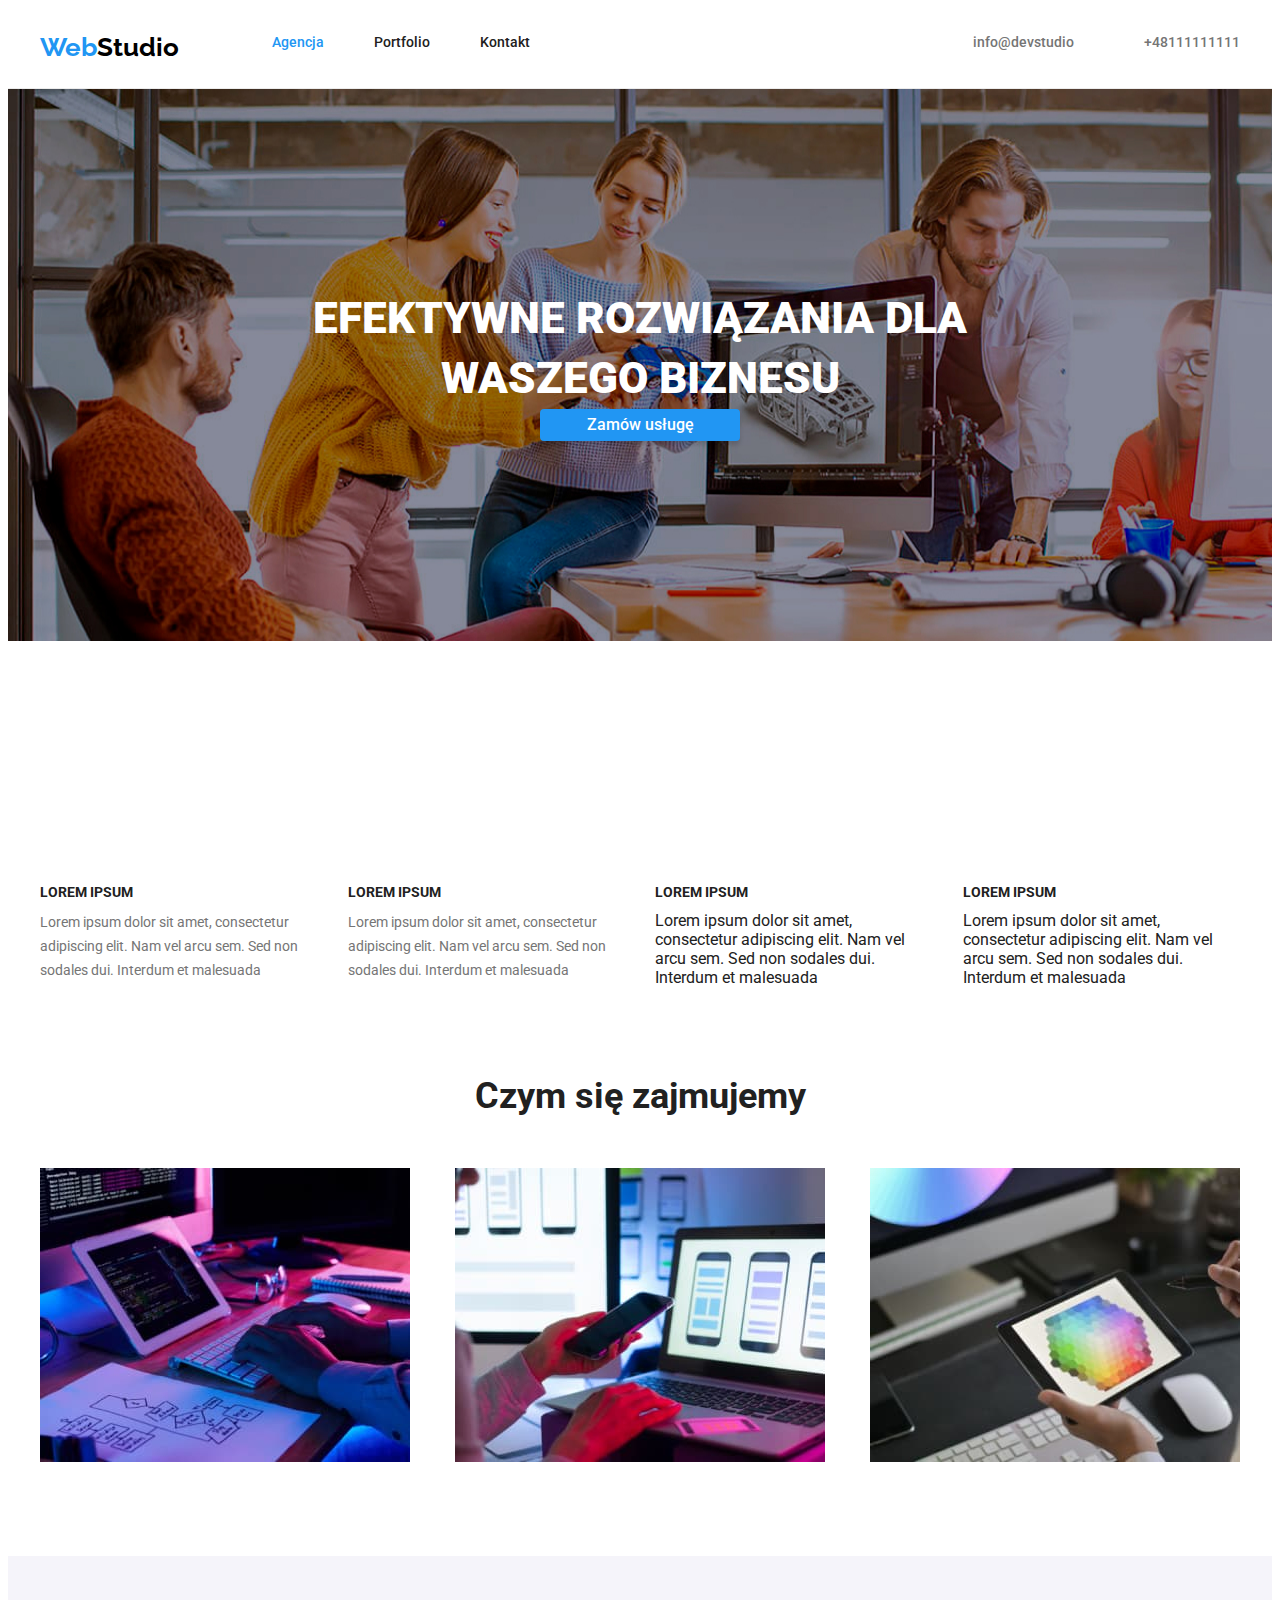
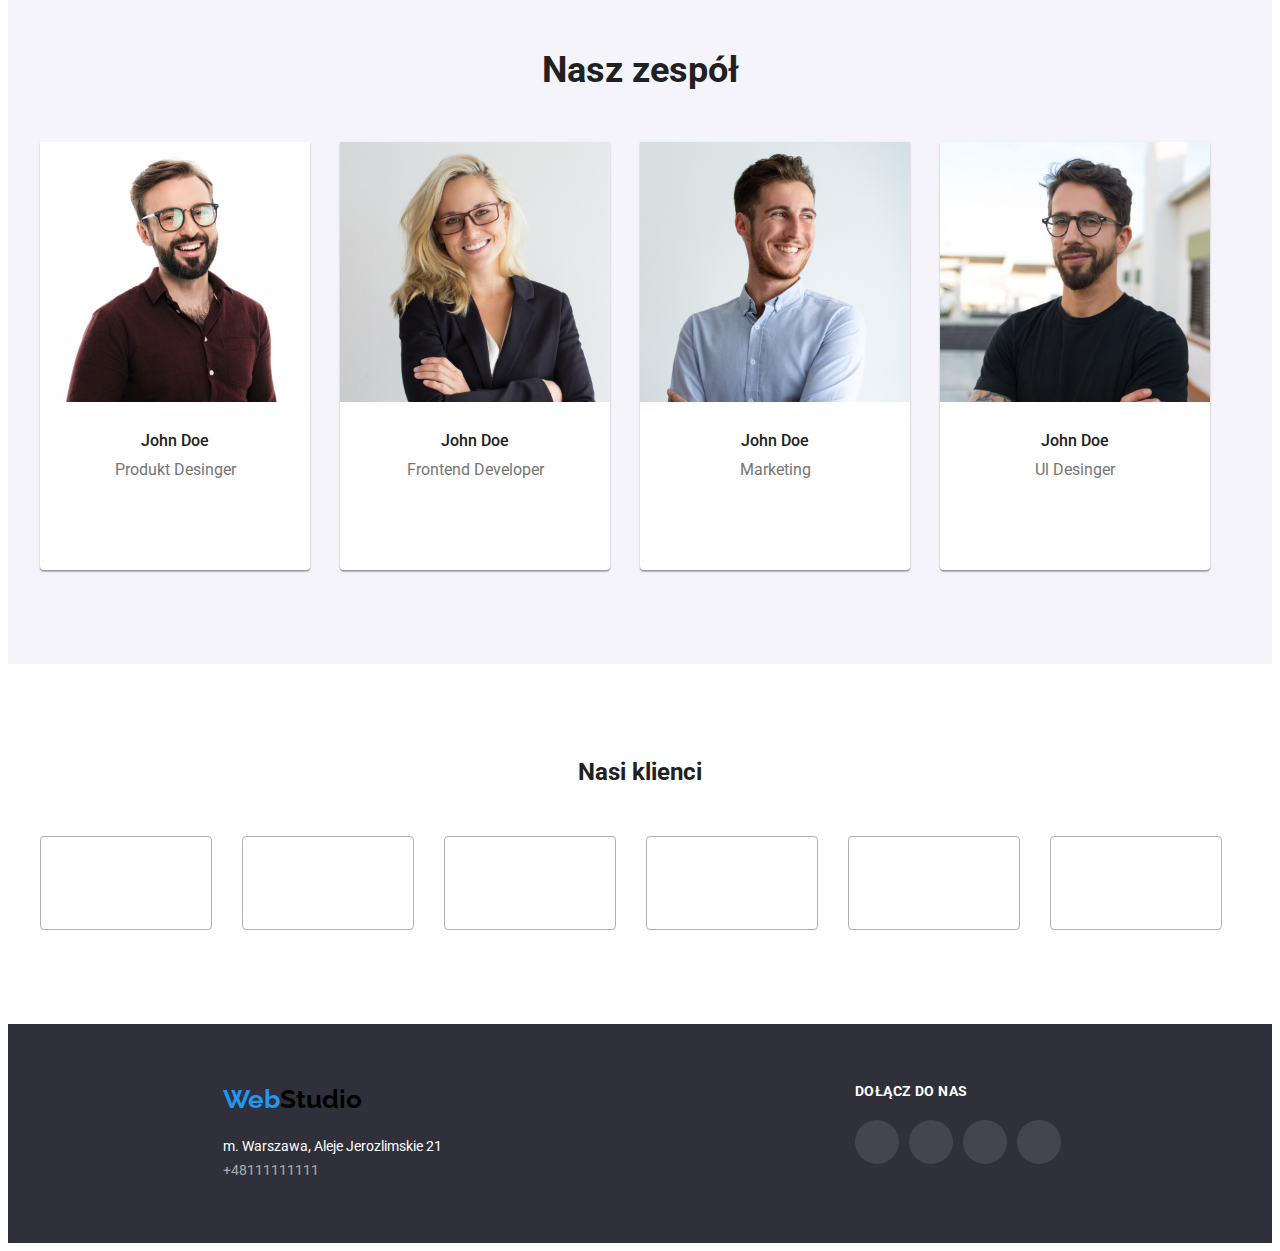
<file: index.html>
<!DOCTYPE html>
<html lang="pl">

<head>
  <meta charset="UTF-8" />
  <meta http-equiv="X-UA-Compatible" content="IE=edge" />
  <meta name="viewport" content="width=device-width, initial-scale=1.0" />
  <link href="./CSS/styles.css" rel="stylesheet" />
  <link rel="preconnect" href="https://fonts.googleapis.com">
  <link rel="preconnect" href="https://fonts.gstatic.com" crossorigin>
  <link href="https://fonts.googleapis.com/css2?family=Raleway:wght@700&family=Roboto:wght@400;500;700;900&display=swap"
    rel="stylesheet">
  <title>Document</title>
</head>

<body>
  <header class="page-header">
    <div class="container flex-row">
      <a href="./index.html" class="logo"><span class="bluelogo">Web</span>Studio</a>
      <nav class="adddress-header">
        <ul class="nav-links">
          <li class="nav-link">
            <a href="./index.html" class="bluelink-active">Agencja</a>
          </li>
          <li class="nav-link">
            <a href="portfolio.html" class="bluelink">Portfolio</a>
          </li>
          <li class="nav-link">
            <a href="#adress" class="bluelink">Kontakt</a>
          </li>
        </ul>
      </nav>
      <ul class="address-heading">
        <li>
          <div class="icon-addres">
            <svg class="icon-envelope icon" fill="black">
              <use fill="afb1b8" width="16" height="12" y="2" href="./images/icons.svg#icon-envelope"></use>
            </svg>
          </div>
        </li>
        <li class="address-link">
          <a href="mailto:info@devstudio.com" class="header-address">info@devstudio</a>
        </li>
        <li>
          <div class="icon-telephone">
            <svg class="icon-telephone icon">
              <use fill="afb1b8" width="16" height="12" y=2 href="./images/icons.svg#icon-telephone"></use>
            </svg>
          </div>
        </li>
        <li>
          <a href="tel:+48111111111" class="header-address">+48111111111</a>
        </li>
      </ul>
    </div>
  </header>
  <main>
    <section class="section header-button">
      <div class="image-group">
        <h1 class="header-text">EFEKTYWNE ROZWIĄZANIA DLA WASZEGO BIZNESU</h1>
        <button type="button" class="button-active">Zamów usługę</button>
      </div>
    </section>
    <section class="section">
      <div class="container">
        <ul class="lorem">
          <li class="lorem-element">
            <div class="description-icon-box">
              <svg width="270px" height="120px">
                <use href="./images/icons.svg#icon-antena"></use>
              </svg>
            </div>
            <h3 class="lorem-heading">LOREM IPSUM</h3>
            <p class="lorem-paragraph">Lorem ipsum dolor sit amet, consectetur adipiscing elit. Nam vel arcu sem.
              Sed
              non
              sodales dui. Interdum
              et malesuada</p>
          </li>
          <li class="lorem-element">
            <div class="description-icon-box">
              <svg width="270px" height="120px">
                <use href="./images/icons.svg#icon-clock"></use>
              </svg>
            </div>
            <h3 class="lorem-heading">LOREM IPSUM</h3>
            <p class="lorem-paragraph">Lorem ipsum dolor sit amet, consectetur adipiscing elit. Nam vel arcu sem. Sed
              non
              sodales dui. Interdum
              et malesuada</p>
          </li>
          <li class="lorem-element">
            <div class="description-icon-box">
              <svg width="270px" height="120px">
                <use href="./images/icons.svg#icon-computer"></use>
              </svg>
            </div>
            <h3 class="lorem-heading">LOREM IPSUM</h3>
            <p lass="lorem-paragraph">Lorem ipsum dolor sit amet, consectetur adipiscing elit. Nam vel arcu sem. Sed non
              sodales dui. Interdum
              et malesuada</p>
          </li>
          <li class="lorem-element">
            <div class="description-icon-box">
              <svg width="270px" height="120px">
                <use href="./images/icons.svg#icon-astronaut"></use>
              </svg>
            </div>
            <h3 class="lorem-heading">LOREM IPSUM</h3>
            <p lass="lorem-paragraph">Lorem ipsum dolor sit amet, consectetur adipiscing elit. Nam vel arcu sem. Sed non
              sodales dui. Interdum
              et malesuada</p>
          </li>
        </ul>
        <h2 class="heading">Czym się zajmujemy</h2>
        <ul class="flex">
          <li class="photo-csz">
            <img src="images/computer.jpg" height="294" width="370">
          </li>
          <li class="photo-csz">
            <img src="images/hand.jpg" height="294" width="370">
          </li>
          <li class="photo-csz">
            <img src="images/tablet.jpg" height="294" width="370">
          </li>
        </ul>
      </div>
    </section>
    <section class="section team">
      <div class="container">
        <h2 class="heading">Nasz zespół</h2>
        <ul class="team-section">
          <li class="team-card">
            <img src="images/man1.jpg" width="270" height="260">
            <ul class="team-card-describe">
              <li class="team-name">John Doe</li>
              <li class="team-position">Produkt Desinger</li>
              <li>
                <div>
                  <ul>
                    <li><svg class="icons-desinger">
                        <use href="./images/icons.svg#icon-instagram" height="20px" width="20px" x="12" y="12"></use>
                      </svg></li>
                    <li><svg class="icons-desinger">
                        <use height="20px" width="20px" x="12" y="12" href="./images/icons.svg#icon-twitter"></use>
                      </svg></li>
                    <li><svg class="icons-desinger">
                        <use height="20px" width="20px" x="12" y="12" href="./images/icons.svg#icon-facebook"></use>
                      </svg></li>
                    <li><svg class="icons-desinger">
                        <use height="20px" width="20px" x="12" y="12" href="./images/icons.svg#icon-linkedin"></use>
                      </svg></li>
                  </ul>
                </div>
              </li>
            </ul>
          </li>
          <li class="team-card">
            <img src="images/woman.jpg" width="270px" height="260">
            <ul class="team-card-describe">
              <li class="team-name">John Doe</li>
              <li class="team-position">Frontend Developer</li>
              <li>
                <div>
                  <ul>
                    <li class="icons-element"><svg class="icons-desinger">
                        <use x="12" y="12" height="20px" width="20px" href="./images/icons.svg#icon-instagram"></use>
                      </svg></li>
                    <li><svg class="icons-desinger">
                        <use x="12" y="12" height="20px" width="20px" href="./images/icons.svg#icon-twitter"></use>
                      </svg></li>
                    <li><svg class="icons-desinger">
                        <use x="12" y="12" height="20px" width="20px" href="./images/icons.svg#icon-facebook"></use>
                      </svg></li>
                    <li><svg class="icons-desinger">
                        <use x="12" y="12" height="20px" width="20px" href="./images/icons.svg#icon-linkedin"></use>
                      </svg></li>
                  </ul>
                </div>
              </li>
            </ul>
          </li>
          <li class="team-card">
            <img src="images/man2.jpg" width="270" height="260">
            <ul class="team-card-describe">
              <li class="team-name">John Doe</li>
              <li class="team-position">Marketing</li>
              <li>
                <div>
                  <ul>
                    <li><svg class="icons-desinger">
                        <use x="12" y="12" height="20px" width="20px" href="./images/icons.svg#icon-instagram"></use>
                      </svg></li>
                    <li><svg class="icons-desinger">
                        <use x="12" y="12" height="20px" width="20px" href="./images/icons.svg#icon-twitter"></use>
                      </svg></li>
                    <li><svg class="icons-desinger">
                        <use x="12" y="12" height="20px" width="20px" href="./images/icons.svg#icon-facebook"></use>
                      </svg></li>
                    <li><svg class="icons-desinger">
                        <use x="12" y="12" height="20px" width="20px" href="./images/icons.svg#icon-linkedin"></use>
                      </svg></li>
                  </ul>
                </div>
              </li>
            </ul>
          </li>
          <li class="team-card">
            <img src="images/man3.jpg" width="270" height="260">
            <ul class="team-card-describe">
              <li class="team-name">John Doe</li>
              <li class="team-position">Ul Desinger</li>
              <li>
                <div>
                  <ul>
                    <li><svg class="icons-desinger">
                        <use x="12" y="12" height="20px" width="20px" href="./images/icons.svg#icon-instagram"></use>
                      </svg></li>
                    <li><svg class="icons-desinger">
                        <use x="12" y="12" height="20px" width="20px" href="./images/icons.svg#icon-twitter"></use>
                      </svg></li>
                    <li><svg class="icons-desinger">
                        <use x="12" y="12" height="20px" width="20px" href="./images/icons.svg#icon-facebook"></use>
                      </svg></li>
                    <li><svg class="icons-desinger">
                        <use x="12" y="12" height="20px" width="20px" href="./images/icons.svg#icon-linkedin"></use>
                      </svg></li>
                  </ul>
                </div>
              </li>
            </ul>
          </li>
        </ul>
      </div>
    </section>
    <section>
      <div>
        <h2 class="clients-title">Nasi klienci</h2>
        <div class="container">
          <ul clas="clients">
            <li class="client-card">
              <svg class="icon-clients" width="170" height="92">
                <use href="./images/icons.svg#icon-Client-1-1"></use>
              </svg>
            </li>
            <li class="client-card">
              <svg class="icon-clients" width="170" height="92">
                <use href="./images/icons.svg#icon-Client-2"></use>
              </svg>
            </li>
            <li class="client-card">
              <svg class="icon-clients" width="170" height="92">
                <use href="./images/icons.svg#icon-Client-3"></use>
              </svg>
            </li>
            <li class="client-card">
              <svg class="icon-clients" width="170" height="92">
                <use href="./images/icons.svg#icon-Client-4"></use>
              </svg>
            </li>
            <li class="client-card">
              <svg class="icon-clients" width="170" height="92">
                <use href="./images/icons.svg#icon-Client-5"></use>
              </svg>
            </li>
            <li class="client-card">
              <svg class="icon-clients" width="170" height="92">
                <use href="./images/icons.svg#icon-Client-6"></use>
              </svg>
            </li>
          </ul>
        </div>
      </div>
    </section>
  </main>

  <footer class="footer">
    <div class="container">
      <a href="./index.html" class="logo wfitelogo"><span class="bluelogo">Web</span>Studio</a>
      <address class="footer-address" id="address">
        <p>m. Warszawa, Aleje Jerozlimskie 21</p>
        <ul class="footer-contact">
          <li>
            <a href="mailto:info@example.com" class="link"></a>
          </li>
          <li>
            <a href="tel:+48111111111" class="link">+48111111111</a>
          </li>
        </ul>
      </address>
    </div>
    <div class="container">
      <h5 class="socials-headline-footer">Dołącz do nas</h5>
      <ul class="footer-socials-list">
        <li><svg class="icons-footer">
            <use fill="#FFFFFF" x="12" y="12" height="20px" width="20px" href="./images/icons.svg#icon-instagram">
            </use>
          </svg></li>
        <li><svg class="icons-footer">
            <use fill="#FFFFFF" x="12" y="12" height="20px" width="20px" href="./images/icons.svg#icon-twitter"></use>
          </svg></li>
        <li><svg class="icons-footer">
            <use fill="#FFFFFF" x="12" y="12" height="20px" width="20px" href="./images/icons.svg#icon-facebook">
            </use>
          </svg></li>
        <li><svg class="icons-footer">
            <use fill="#FFFFFF" x="12" y="12" height="20px" width="20px" href="./images/icons.svg#icon-linkedin">
            </use>
          </svg></li>
      </ul>
    </div>
  </footer>
</body>

</html>
</file>
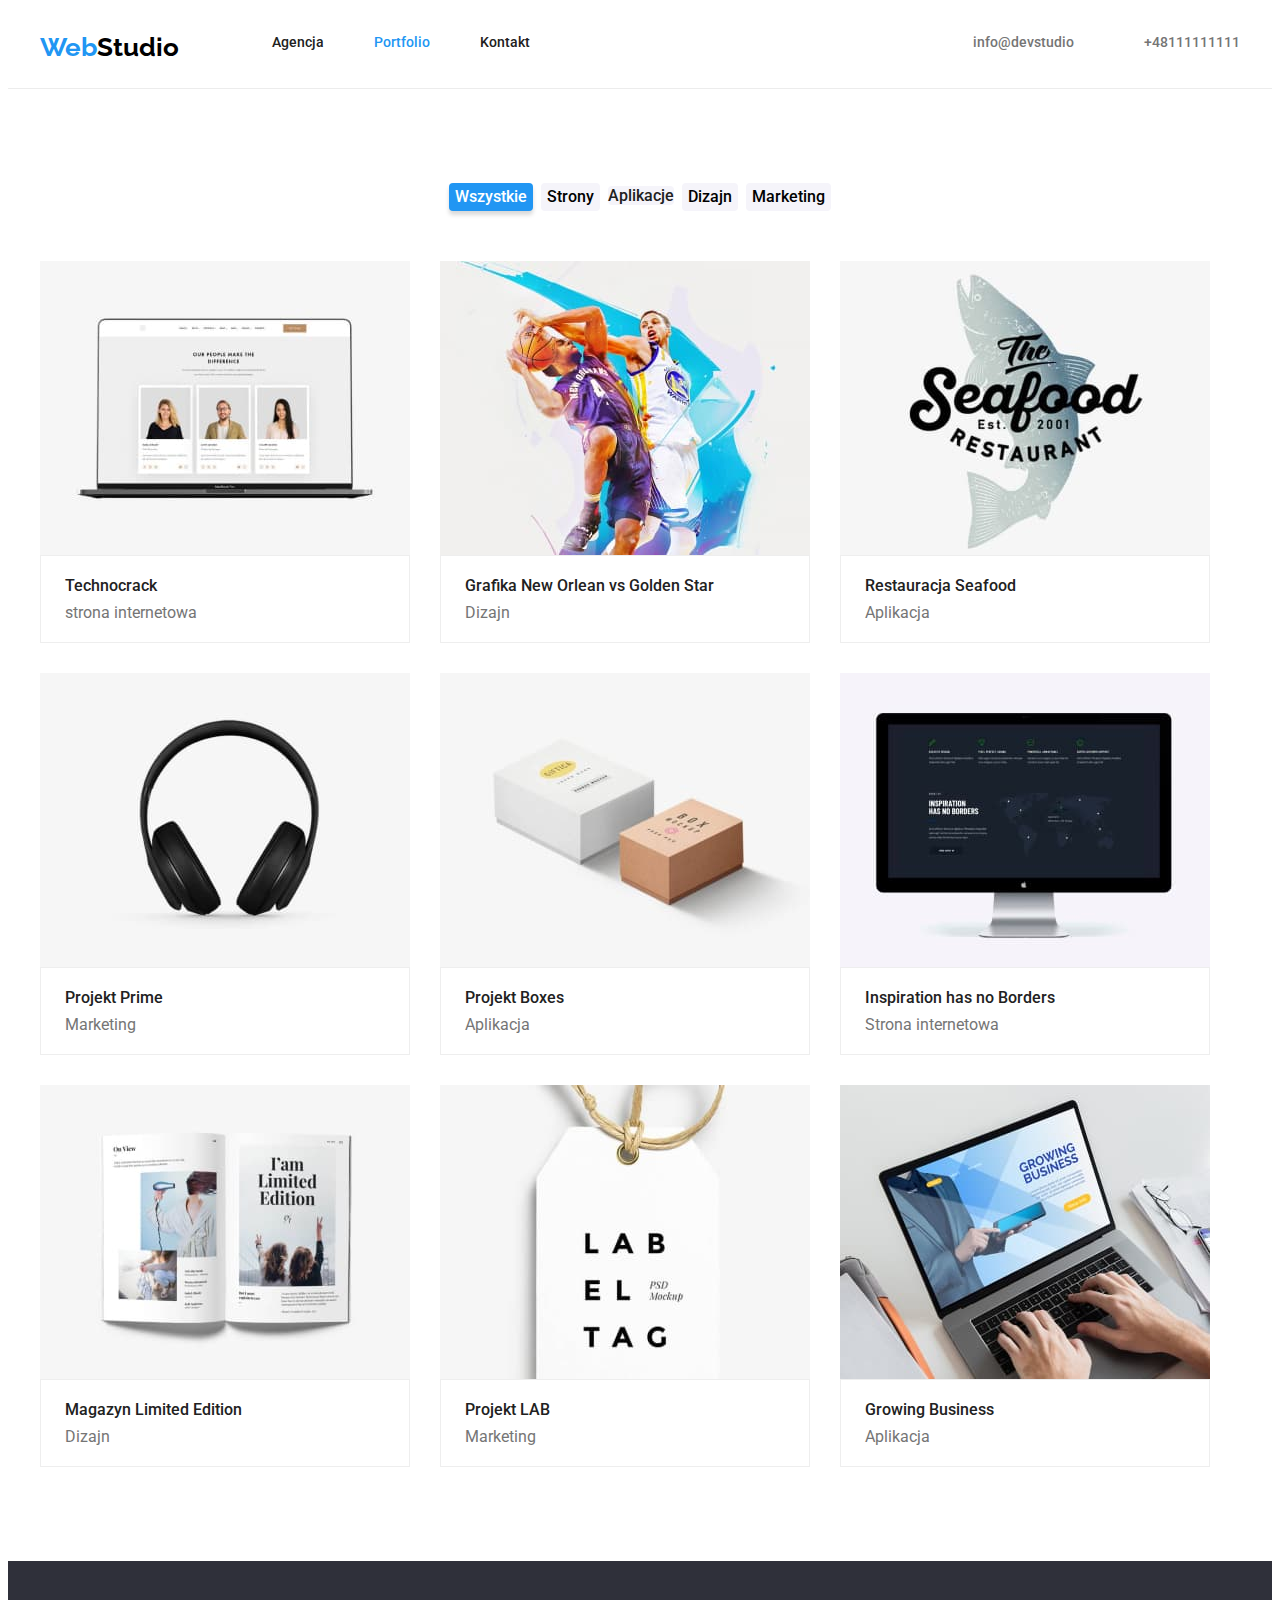
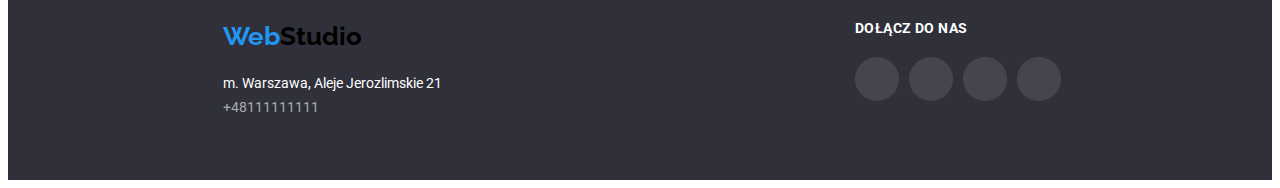
<file: portfolio.html>
<!DOCTYPE html>
<html lang="pl">

<head>
    <meta charset="UTF-8" />
    <meta http-equiv="X-UA-Compatible" content="IE=edge" />
    <meta name="viewport" content="width=device-width, initial-scale=1.0" />
    <link href="./CSS/styles.css" rel="stylesheet" />
    <link rel="preconnect" href="https://fonts.googleapis.com">
    <link rel="preconnect" href="https://fonts.gstatic.com" crossorigin>
    <link
        href="https://fonts.googleapis.com/css2?family=Raleway:wght@700&family=Roboto:wght@400;500;700;900&display=swap"
        rel="stylesheet">

    <title>Document</title>
</head>

<body>
    <header class="page-header">
        <div class="container flex-row">
            <a href="./index.html" class="logo"><span class="bluelogo">Web</span>Studio</a>
            <nav class="adddress-header">
                <ul class="nav-links">
                    <li class="nav-link">
                        <a href="./index.html" class="bluelink">Agencja</a>
                    </li>
                    <li class="nav-link">
                        <a href="portfolio.html" class="bluelink-active">Portfolio</a>
                    </li>
                    <li class="nav-link">
                        <a href="#adress" class="bluelink">Kontakt</a>
                    </li>
                </ul>
            </nav>
            <ul class="address-heading">
                <li>
                    <div class="icon-addres">
                        <svg class="icon-envelope icon" fill="black">
                            <use fill="afb1b8" width="16" height="12" y="2" href="./images/icons.svg#icon-envelope">
                            </use>
                        </svg>
                    </div>
                </li>
                <li class="address-link">
                    <a href="mailto:info@devstudio.com" class="header-address">info@devstudio</a>
                </li>
                <li>
                    <div class="icon-telephone">
                        <svg class="icon-telephone icon">
                            <use fill="afb1b8" width="16" height="12" y=2 href="./images/icons.svg#icon-telephone">
                            </use>
                        </svg>
                    </div>
                </li>
                <li>
                    <a href="tel:+48111111111" class="header-address">+48111111111</a>
                </li>
            </ul>
        </div>
    </header>
    <main>
        <section class="section portfolio">
            <div class="container">
                <ul class="buttons-portfolio">
                    <li>
                        <button type="button" class="button button-active-portfolio">Wszystkie</button>
                    </li>
                    <li>
                        <button type="button" class="button">Strony</button>
                    </li>
                    <li>
                        <bbutton type="button" class="button">Aplikacje</button>
                    </li>
                    <li>
                        <button type="button" class="button">Dizajn</button>
                    </li>
                    <li>
                        <button type="button" class="button">Marketing</button>
                    </li>
                </ul>
                <ul class="portfolio-elements">
                    <li class="portfolio-element">
                        <img src="images/technocrack.jpg" width="370px" height="294px">
                        <ul class="portfolio-projects-describe">
                            <li class="project-title">Technocrack</li>
                            <li class="project-type">strona internetowa</li>
                        </ul>
                    </li>
                    <li class="portfolio-element">
                        <img src="images/basketball.jpg" width="370px" height="294px">
                        <ul class="portfolio-projects-describe">
                            <li class="project-title">Grafika New Orlean vs Golden Star</li>
                            <li class="project-type">Dizajn</li>
                        </ul>
                    </li>
                    <li class="portfolio-element">
                        <img src="images/seafood.jpg" width="370px" height="294px">
                        <ul class="portfolio-projects-describe">
                            <li class="project-title">Restauracja Seafood</li>
                            <li class="project-type">Aplikacja</li>
                        </ul>
                    </li>
                    <li class="portfolio-element">
                        <img src="images/heaphones.jpg" width="370px" height="294px">
                        <ul class="portfolio-projects-describe">
                            <li class="project-title">Projekt Prime</li>
                            <li class="project-type">Marketing</lsi>
                        </ul>
                    </li>
                    <li class="portfolio-element">
                        <img src="images/boxes.jpg" width="370px" height="294px">
                        <ul class="portfolio-projects-describe">
                            <li class="project-title">Projekt Boxes</li>
                            <li class="project-type">Aplikacja</li>
                        </ul>
                    </li>
                    <li class="portfolio-element">
                        <img src="images/monitor.jpg" width="370px" height="294px">
                        <ul class="portfolio-projects-describe">
                            <li class="project-title">Inspiration has no Borders</li>
                            <li class="project-type">Strona internetowa</li>
                        </ul>
                    </li>
                    <li class="portfolio-element">
                        <img src="images/book.jpg" width="370px" height="294px">
                        <ul class="portfolio-projects-describe">
                            <li class="project-title">Magazyn Limited Edition</li>
                            <li class="project-type">Dizajn</li>
                        </ul>
                    </li>
                    <li class="portfolio-element">
                        <img src="images/label.jpg" width="370px" height="294px">
                        <ul class="portfolio-projects-describe">
                            <li class="project-title">Projekt LAB</li>
                            <li class="project-type">Marketing</li>
                        </ul>
                    </li>
                    <li class="portfolio-element">
                        <img src="images/laptop.jpg" width="370px" height="294px">
                        <ul class="portfolio-projects-describe">
                            <li class="project-title">Growing Business</li>
                            <li class="project-type">Aplikacja</li>
                        </ul>
                    </li>
                </ul>
            </div>
        </section>
    </main>

    <footer class="footer">
        <div class="container">
            <a href="./index.html" class="logo wfitelogo"><span class="bluelogo">Web</span>Studio</a>
            <address class="footer-address" id="address">
                <p>m. Warszawa, Aleje Jerozlimskie 21</p>
                <ul class="footer-contact">
                    <li>
                        <a href="mailto:info@example.com" class="link"></a>
                    </li>
                    <li>
                        <a href="tel:+48111111111" class="link">+48111111111</a>
                    </li>
                </ul>
            </address>
        </div>
        <div class="container">
            <h5 class="socials-headline-footer">Dołącz do nas</h5>
            <ul class="footer-socials-list">
                <li><svg class="icons-footer">
                        <use fill="#FFFFFF" x="12" y="12" height="20px" width="20px"
                            href="./images/icons.svg#icon-instagram">
                        </use>
                    </svg></li>
                <li><svg class="icons-footer">
                        <use fill="#FFFFFF" x="12" y="12" height="20px" width="20px"
                            href="./images/icons.svg#icon-twitter"></use>
                    </svg></li>
                <li><svg class="icons-footer">
                        <use fill="#FFFFFF" x="12" y="12" height="20px" width="20px"
                            href="./images/icons.svg#icon-facebook">
                        </use>
                    </svg></li>
                <li><svg class="icons-footer">
                        <use fill="#FFFFFF" x="12" y="12" height="20px" width="20px"
                            href="./images/icons.svg#icon-linkedin">
                        </use>
                    </svg></li>
            </ul>
        </div>
    </footer>
</body>

</html>
</file>
<file: CSS/styles.css>
:root {
  --white: #ffffff;
  --black: #000000;
  --blue: #2196f3;
  --dark: #212121;
  --darkfooter: #2f303a;
  --grey: #f5f4fa;
  --darkgrey: #757575;
  --whitetrans: #ffffff99;
}

body {
  font-family: "Roboto", "Verdana", "Tahoma", sans-serif;
  font-style: normal;
  color: var(--dark);
  align-items: center;
}
h1,
h2,
h3,
h4,
h5,
h6,
p,
ul {
  list-style: none;
  padding: 0;
  margin: 0;
}
ul,
p {
  display: flex;
}
img {
  display: block;
}
.item-block .container {
  width: 100%;
  max-width: 1200px;
  padding: 0 15px;
  margin: 0 auto;
}
.flex-row {
  flex-direction: row;
  display: flex;
}
.container {
  width: 1200px;
  margin: 0 auto;
}
.container-footer {
  width: 100%;
  max-width: 1200px;
  padding: 60px 15px;
  margin: 0 auto;
}
.section {
  padding: 94px 0;
}
.page-header {
  display: flex;
  flex-direction: row;
  gap: 93px;
  padding: 24px 0 25px 0;
  align-items: center;
  border-bottom: 1px solid #ececec;
}

.nav-links {
  display: flex;
  flex-direction: row;
  gap: 50px;
  padding-left: 93px;
}
.address-heading {
  margin-left: auto;
}
.address-link {
  padding-right: 50px;
}
.header-button {
  background-color: var(--darkfooter);
  text-align: center;
  width: 100%;
  padding: 200px 0;
  display: flex;
  gap: 30px;
  flex-direction: column;
  justify-content: center;
  align-items: center;
}
.header-text {
  font-size: 44px;
  font-weight: 900;
  line-height: 1.36;
  color: var(--white);
  width: 700px;
}
.lorem {
  padding: 0px;
  display: flex;
  flex-wrap: wrap;
  gap: 30px;
}
.lorem-element {
  flex-basis: calc((100% - 90px) / 4);
  width: 25%;
}

/* .lorem:not(:last-child) {
  padding-right: 30px;
}
*/
.lorem-heading {
  font-weight: 700;
  font-size: 14px;
  line-height: 1.14;
  text-align: left;
  padding-bottom: 10px;
}
.lorem-paragraph {
  margin-bottom: 94px;
  color: var(--darkgrey);
  font-size: 14px;
  line-height: 1.71;
}
.heading {
  font-weight: 700;
  font-size: 36px;
  line-height: 1.16;
  text-align: center;
  margin-bottom: 50px;
}

.photo-csz:not(:last-child) {
  padding-right: 15px;
}
.flex {
  display: flex;
  flex-wrap: wrap;
  gap: 30px;
  padding: 0;
}
.Photo-czs {
  flex-basis: calc((100% - 30px) / 3);
  width: 33.33%;
}
.box {
  display: block;
  position: absolute;
  background-color: #f5f4fa;
  width: 250px;
  height: 120px;
  left: 215px;
  margin: 94px 30px 30px 215px;
}
.item-block {
}
.team {
  background-color: var(--grey);
}
.team-section {
  display: flex;
  direction: row;
  gap: 30px;
}
.team-figure {
  margin: 0;
}
.team-card {
  background-color: var(--white);
  box-shadow: 0px 1px 3px rgba(0, 0, 0, 0.12), 0px 1px 1px rgba(0, 0, 0, 0.14),
    0px 2px 1px rgba(0, 0, 0, 0.2);
  border-radius: 0px 0px 4px 4px;
}
.team-card-describe {
  display: flex;
  flex-direction: column;
  align-items: center;
}
.team-name {
  font-weight: 500;
  font-size: 16px;
  line-height: 1.18;
  padding: 30px 0 10px;
}
.team-position {
  color: var(--darkgrey);
  font-size: 16px;
  line-height: 1.18;
  padding-bottom: 16px;
}

.logo {
  font-family: "Raleway", sans-serif;
  font-weight: 700;
  text-decoration: none;
  color: var(--black);
  line-height: 1.19;
  font-size: 26px;
}

.bluelogo {
  color: var(--blue);
}
.whitelogo {
  color: var(--white);
}

.bluelink,
.bluelink-active {
  font-weight: 500;
  font-size: 14px;
  line-height: 1.14;
  text-decoration: none;
}
.bluelink {
  color: var(--dark);
}
.bluelink:visited {
  color: var(--dark);
}
.bluelink-active {
  color: var(--blue);
}
.header-address {
  color: var(--darkgrey);
  font-style: normal;
  font-size: 14px;
  line-height: 1.14;

  text-decoration: none;
  font-weight: 500;
}
.bluelink:hover,
.bluelink:focus,
.header-address:hover,
.header-address:focus,
.link:hover,
.link:focus {
  color: var(--blue);
  text-decoration: none;
}

.button {
  background-color: var(--grey);
  font-family: "Roboto", "Verdana", "Tahoma", sans-serif;
  font-size: 16px;
  line-height: 1.62;
  cursor: pointer;
  font-weight: 500;
  border-radius: 4px;
  border: 0px;
}

.button-active {
  background-color: var(--blue);
  font-family: "Roboto", "Verdana", "Tahoma", sans-serif;
  color: var(--white);
  cursor: pointer;
  font-weight: 500;
  font-size: 16px;
  line-height: 1.88;
  width: 200px;
  box-shadow: 0px 4px 4px rgba(0, 0, 0, 0.15);
  border-radius: 4px;
  border: 0px;
}
.button-active-portfolio {
  background-color: var(--blue);
  font-family: "Roboto", "Verdana", "Tahoma", sans-serif;
  color: var(--white);
  cursor: pointer;
  font-weight: 500;
  font-size: 16px;
  line-height: 1.62;
  box-shadow: 0px 4px 4px rgba(0, 0, 0, 0.15);
  border-radius: 4px;
}
.portfolio-elements {
  display: flex;
  flex-direction: row;
  flex-wrap: wrap;
  padding: 0;
  gap: 30px;
}

.portfolio-projects-describe {
  border: 1px solid #eeeeee;
  flex-basis: calc((100% - 60px) / 3);
}
.button:hover,
.button:focus {
  background-color: var(--blue);
  color: var(--white);
  cursor: pointer;
  font-weight: 500;
  font-size: 16px;
  line-height: 1.62;
}
.project-title {
  font-size: 16px;
  font-weight: 500;
  padding: 20px 24px 4px;
}
.project-type {
  color: var(--darkgrey);
  padding: 0 24px 20px;
}
.buttons-portfolio {
  display: flex;
  justify-content: center;
  gap: 8px;
  padding-bottom: 50px;
}
.portfolio-projects-describe {
  display: flex;
  flex-direction: column;
  gap: 4px;
}
.footer {
  display: flex;
  background-color: var(--darkfooter);
}
.footer .container {
  margin-top: 60px;
  margin-bottom: 60px;
  margin-left: 215px;
  margin-right: 82x;
}
.footer-address,
.footer-address p {
  text-decoration: none;
  font-style: normal;
  color: var(--white);
  font-size: 14px;
  line-height: 1.71;
}
.footer-address {
  padding-top: 20px;
}
.footer-address li,
.link {
  text-decoration: none;
  color: var(--whitetrans);
}
.footer-contact {
  display: flex;
  flex-direction: column;
}

.description-icon-box {
  background-color: var(--color-silver);
  height: 120px;
  width: 270px;
  border-radius: 4px;
  margin-bottom: 30px;
  display: flex;
  justify-content: center;
  align-items: center;
}

.icon-envelope {
  fill: #afb1b8;
}
.icon-addres {
  fill: #afb1b8;
}
.clients {
  display: flex;
  list-style: none;
  justify-content: center;
  margin-right: 20px;
  margin-left: 20px;
  padding-top: 20px;
  /*display: flex;
  direction: row;
  gap: 30px;
  /*box-sizing: border-box;
  list-style-type: none;
  display: flex;
  justify-content: center;
  gap: 30px;
  margin-top: 94px;
  padding-bottom: 94px;*/
}
.client-card {
  margin-right: 30px;
  margin-bottom: 94px;
  display: flex;
  justify-content: center;
  gap: 30px;
}

.clients-title {
  display: flex;
  justify-content: center;
  align-items: center;
  margin-top: 94px;
  margin-bottom: 50px;
}

.icon {
  width: 20px;
  height: 16px;
  top: 12px;
  color: #afb1b8;
}
.icons-element {
  margin-bottom: 30px;
}
.icons-desinger {
  border: solid 0px;
  border-radius: 50%;
  height: 44px;
  width: 44px;
  radius: 50%;
  background-color: none;
  fill: #afb1b8;
  display: flex;
  justify-content: center;
  align-items: center;
  /*margin-top: 16px;
  margin-bottom: 30px;*/
  fill: #afb1b8;
}
.icons-desinger:hover,
.icons-desinger:focus {
  background-color: #2196f3;
  fill: white;
}
.icon-clients {
  width: 170px;
  height: 92px;
  /*gap: 30px;*/
  border: 1px solid #afb1b8;
  border-radius: 4px;
  fill: #afb1b8;
  transition: fill 250ms cubic-bezier(0.4, 0, 0.2, 1),
    border 250ms cubic-bezier(0.4, 0, 0.2, 1);
}

.icon-clients:hover,
.icon-clients:focus {
  background-color: #2196f3;
  fill: white;
}
.container-clients {
  justify-content: center;
}
.container-footer {
  margin-left: 215px;
}
.footer-container {
  display: flex;
  gap: 70px;
  align-items: baseline;
}
.footer-socials {
  width: 206px;
  height: 80px;
  margin-right: 860px;
}
.socials-headline-footer {
  width: 113px;
  height: 16px;
  font-family: "Roboto";
  font-style: normal;
  font-weight: 700;
  font-size: 14px;
  line-height: 1.14;
  letter-spacing: 0.03em;
  text-transform: uppercase;
  color: #ffffff;
  margin-bottom: 20px;
}
.footer-socials-list {
  display: flex;
  justify-content: space-between;
  width: 206px;
}
.icons-footer {
  fill: white;
  display: flex;
  justify-content: center;
  align-items: center;
  border-radius: 50%;
  width: 44px;
  height: 44px;
  fill: var(--button-text-color);
  background-color: rgba(255, 255, 255, 0.1);
  transition: background-color 250ms cubic-bezier(0.4, 0, 0.2, 1);
}
.icons-footer:hover,
.icons-footer:focus {
  background-color: #2196f3;
  fill: white;
}
.header-button {
  background-color: rgba(47, 48, 58, 0.4);
  background-image: linear-gradient(
    0deg,
    rgba(44, 44, 44, 0.7) 0%,
    rgba(44, 44, 44, 0.2) 35%,
    rgba(44, 44, 44, 0.2) 65%,
    rgba(44, 44, 44, 0.2) 65%,
    rgba(44, 44, 44, 0.7) 100%
  );
  background-image: url(../images/group.jpg);
}
</file>
